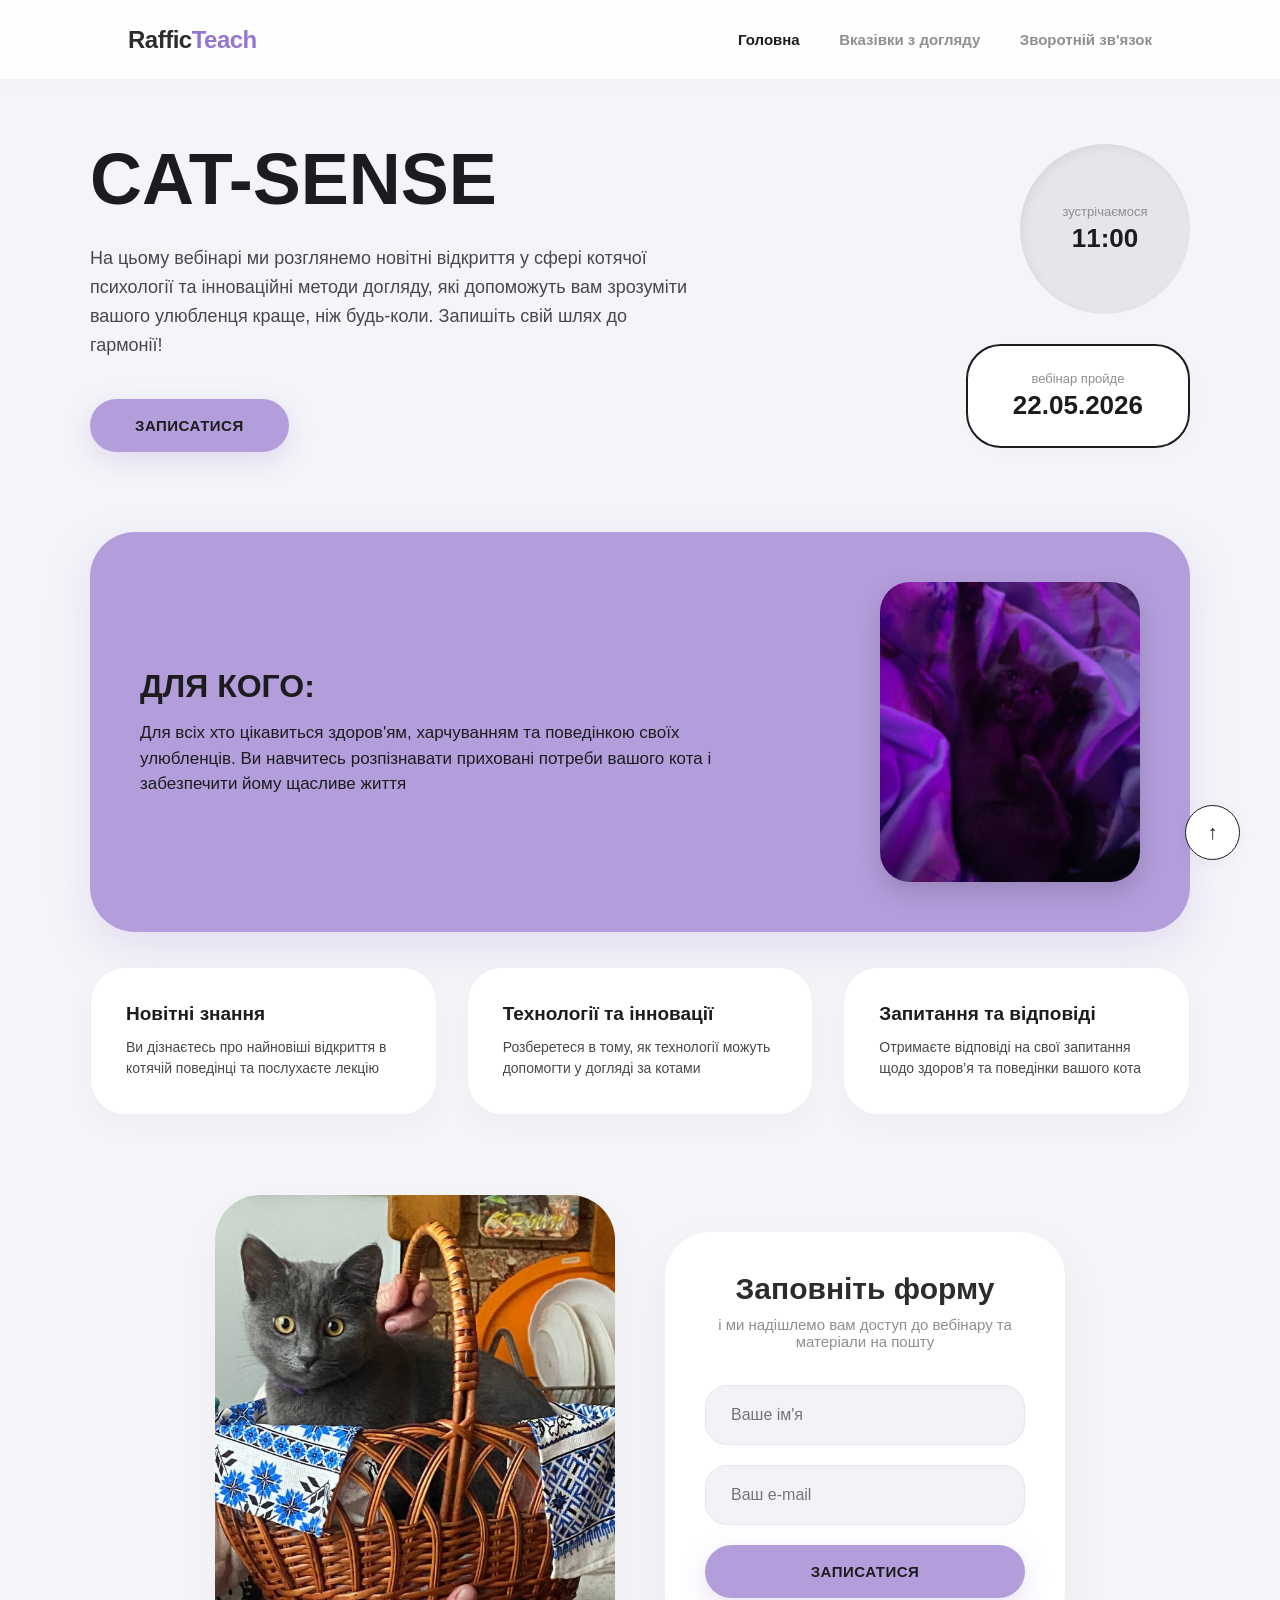
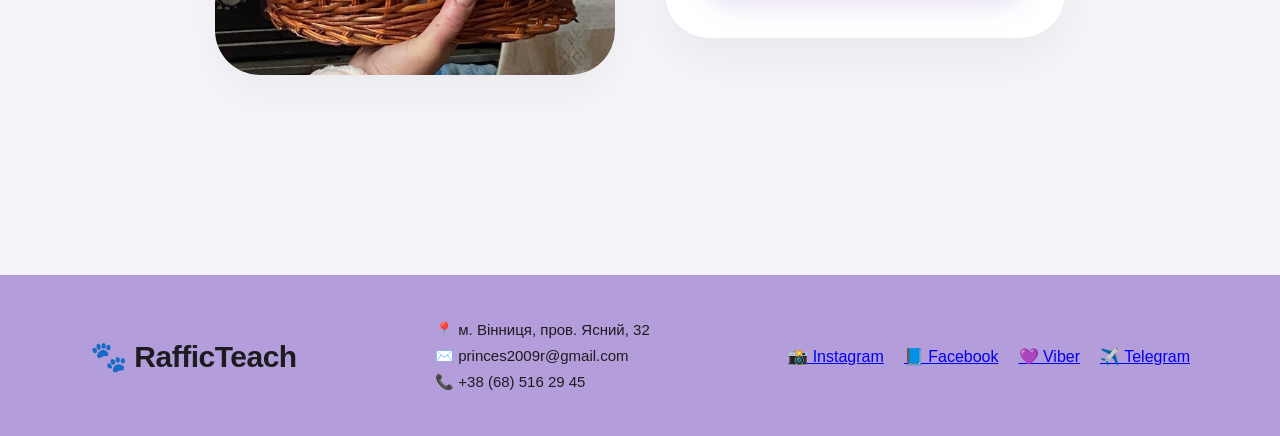
<file: index.html>
<!DOCTYPE html>
<html lang="uk">
<head>
    <meta charset="UTF-8">
    <meta name="viewport" content="width=device-width, initial-scale=1.0">
    <title>RafficTeach — Головна</title>
    <link rel="stylesheet" href="style.css">
</head>
<body>

    <header class="main-header">
        <div class="logo">Raffic<span>Teach</span></div>
        <nav class="navigation">
            <a href="index.html" class="nav-link active">Головна</a>
            <a href="care.html" class="nav-link">Вказівки з догляду</a>
            <a href="feedback.html" class="nav-link">Зворотній зв'язок</a>
        </nav>
    </header>

    <main class="site-container">
        
        <section class="hero-layout">
            <div class="hero-left-content">
                <h1>CAT-SENSE</h1>
                <p>На цьому вебінарі ми розглянемо новітні відкриття у сфері котячої психології та інноваційні методи догляду, які допоможуть вам зрозуміти вашого улюбленця краще, ніж будь-коли. Запишіть свій шлях до гармонії!</p>
                <a href="#registration-section" class="btn-purple scroll-trigger">ЗАПИСАТИСЯ</a>
            </div>
            
            <div class="hero-right-widgets">
                <div class="widget-time-circle">
                    <span class="widget-sub">зустрічаємося</span>
                    <span class="widget-main">11:00</span>
                </div>
                <div class="widget-date-rect">
                    <span class="widget-sub">вебінар пройде</span>
                    <span class="widget-main">22.05.2026</span>
                </div>
            </div>
        </section>

        <section class="features-info-section">
            <div class="main-feature-card">
                <div class="feature-text">
                    <h3>ДЛЯ КОГО:</h3>
                    <p>Для всіх хто цікавиться здоров'ям, харчуванням та поведінкою своїх улюбленців. Ви навчитесь розпізнавати приховані потреби вашого кота і забезпечити йому щасливе життя</p>
                </div>
                <div class="feature-image-wrapper">
                    <div class="cat-image-mock"></div>
                </div>
            </div>

            <div class="sub-features-grid">
                <div class="sub-card">
                    <h4>Новітні знання</h4>
                    <p>Ви дізнаєтесь про найновіші відкриття в котячій поведінці та послухаєте лекцію</p>
                </div>
                <div class="sub-card">
                    <h4>Технології та інновації</h4>
                    <p>Розберетеся в тому, як технології можуть допомогти у догляді за котами</p>
                </div>
                <div class="sub-card">
                    <h4>Запитання та відповіді</h4>
                    <p>Отримаєте відповіді на свої запитання щодо здоров’я та поведінки вашого кота</p>
                </div>
            </div>
        </section>

        <section id="registration-section" class="registration-form-container">
            <div class="registration-section-wrapper">
    
                <div class="registration-left-image">
                    <img src="cat2.jpg" alt="Котик">
                </div>

                <div class="registration-inner-card">
                    <h2>Заповніть форму</h2>
                    <p class="form-subtext">і ми надішлемо вам доступ до вебінару та матеріали на пошту</p>
        
                    <form class="interactive-form">
                        <div class="input-container">
                            <input type="text" placeholder="Ваше ім'я" required>
                        </div>
                        <div class="input-container">
                            <input type="email" placeholder="Ваш e-mail" required>
                        </div>
                        <button type="submit" class="btn-purple">ЗАПИСАТИСЯ</button>
                    </form>
                </div>
            </div>

        </section>
    </main>

    <footer class="webstudio-footer">
        <div class="footer-content-inside">
            <div class="footer-logo-block">
                <span class="footer-logo">🐾 RafficTeach</span>
            </div>
            <div class="footer-contacts-list">
                <span class="contact-item">📍 м. Вінниця, пров. Ясний, 32</span>
                <a href="mailto:princes2009r@gmail.com" class="contact-item">✉️ princes2009r@gmail.com</a>
                <a href="tel:+380685162945" class="contact-item">📞 +38 (68) 516 29 45</a>
            </div>
            <div class="footer-social-icons">
                <a href="#" class="social-link" title="Instagram">📸 Instagram</a>
                <a href="#" class="social-link" title="Facebook">📘 Facebook</a>
                <a href="#" class="social-link" title="Viber">💜 Viber</a>
                <a href="#" class="social-link" title="Telegram">✈️ Telegram</a>
            </div>
        </div>
    </footer>

    <a href="#" class="fixed-arrow-up" id="arrowUp">↑</a>

    <script>
        document.getElementById('webinarForm').addEventListener('submit', function(e) {
            e.preventDefault();
            this.reset();
        });

        document.querySelector('.scroll-trigger').addEventListener('click', function(e) {
            e.preventDefault();
            document.getElementById('registration-section').scrollIntoView({ behavior: 'smooth' });
        });

        document.getElementById('arrowUp').addEventListener('click', function(e) {
            e.preventDefault();
            window.scrollTo({ top: 0, behavior: 'smooth' });
        });
    </script>
</body>
</html>
</file>
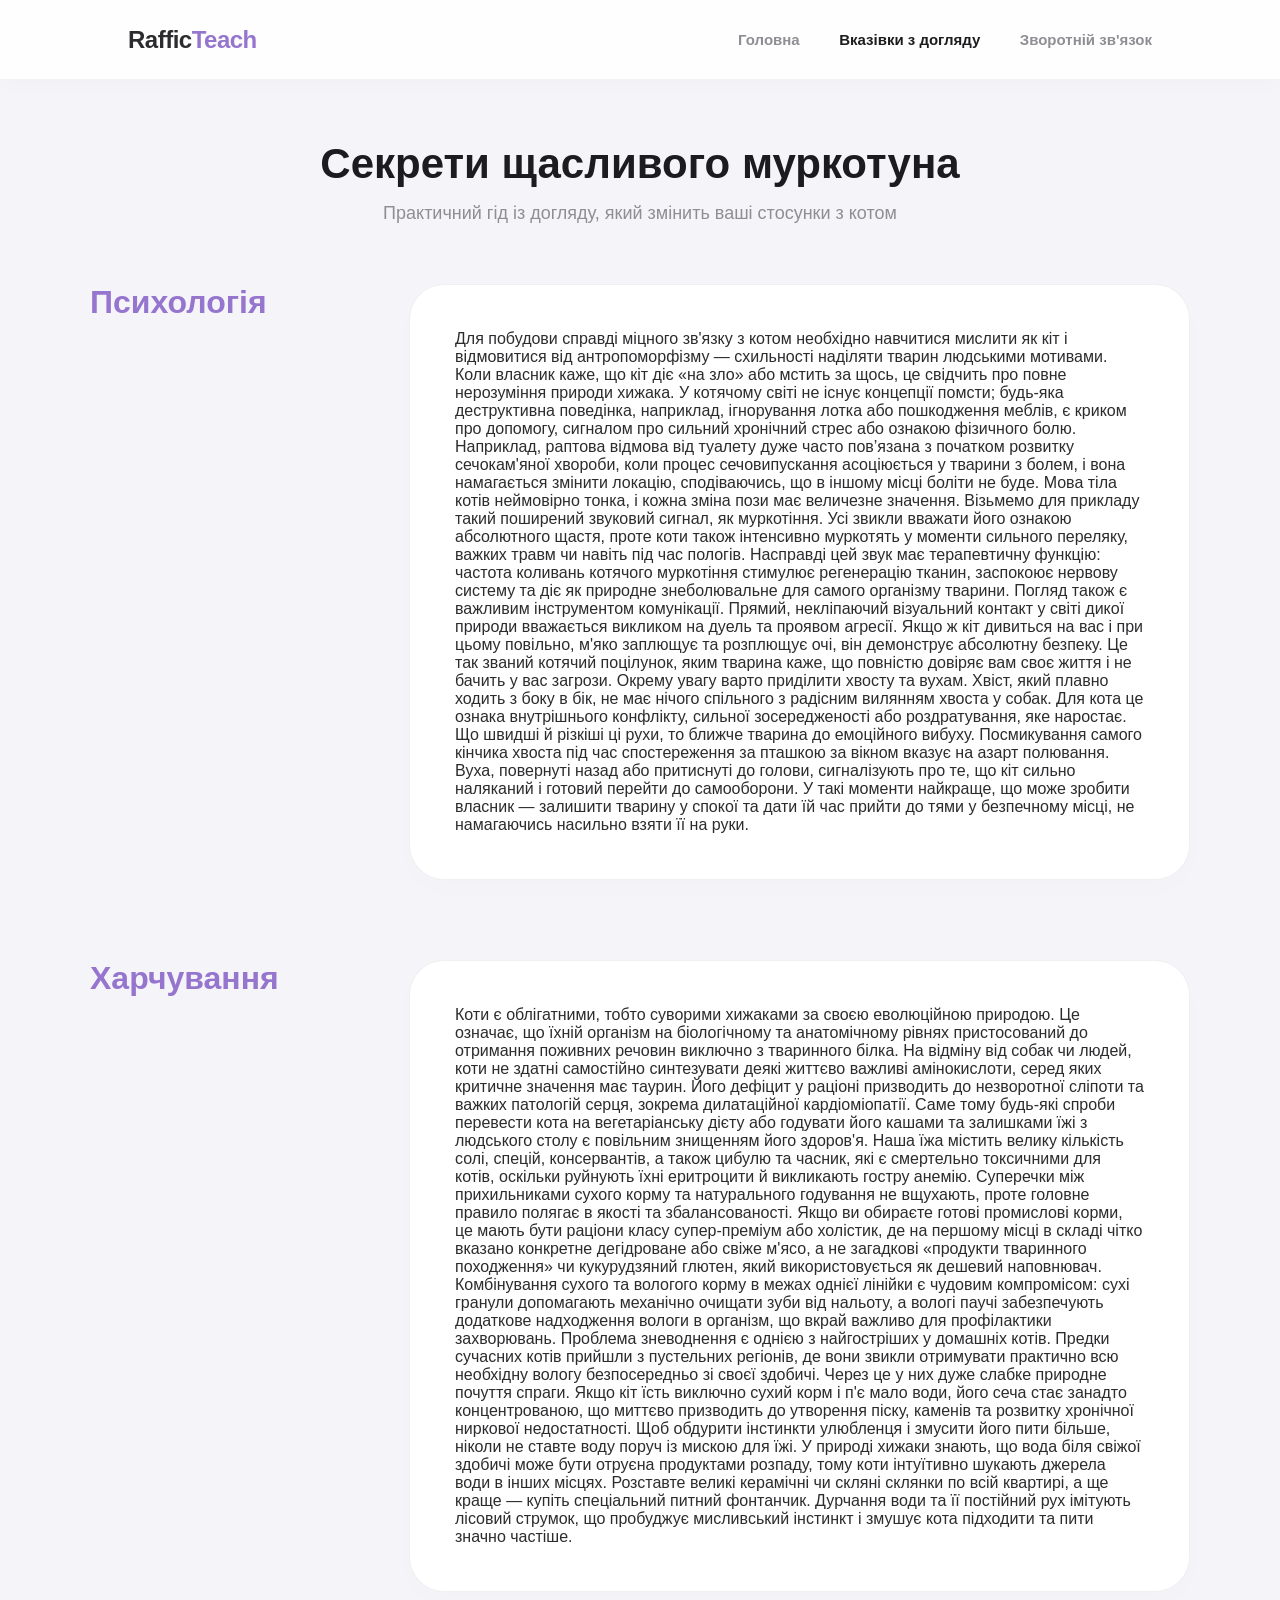
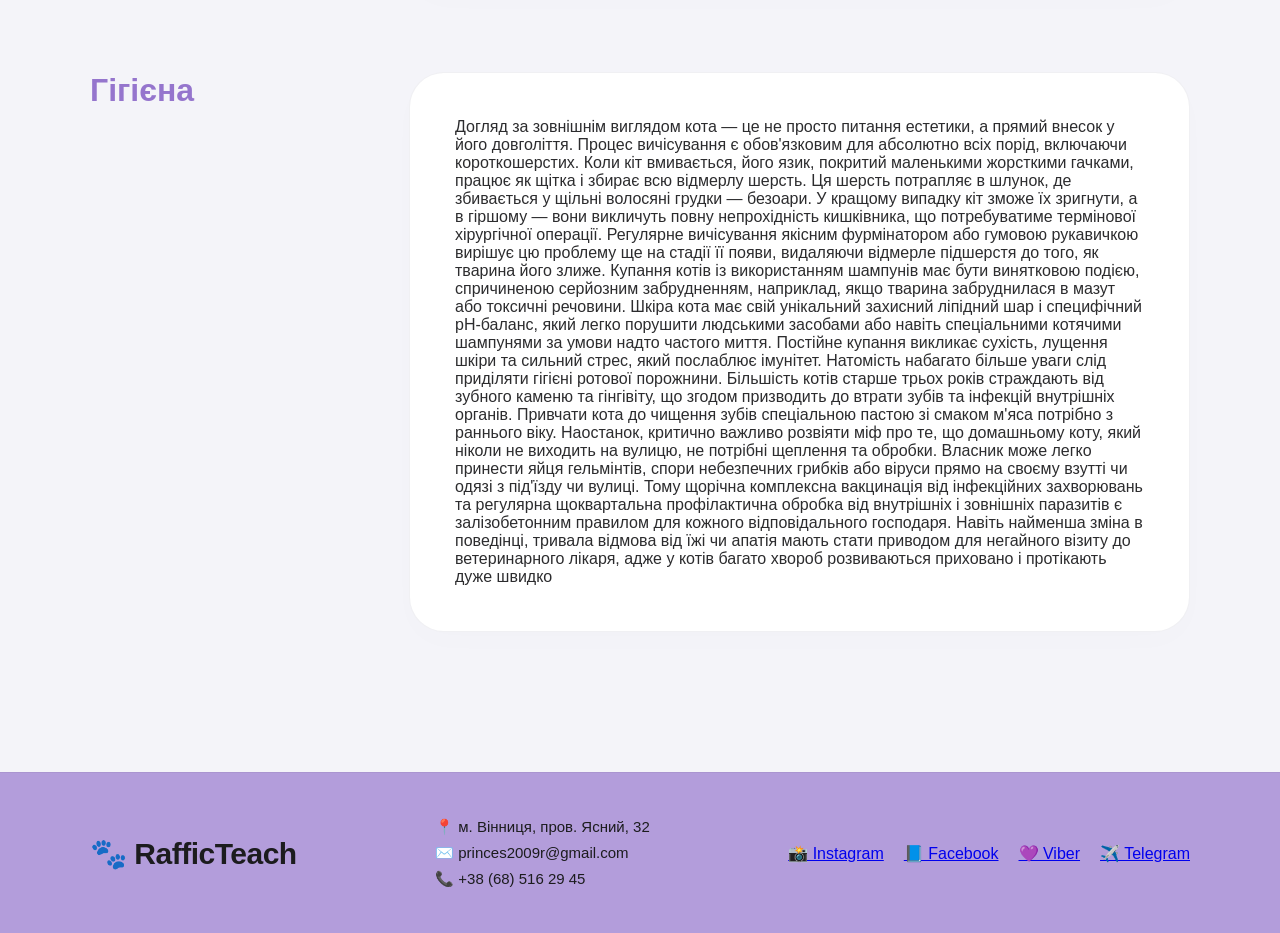
<file: care.html>
<!DOCTYPE html>
<html lang="uk">
<head>
    <meta charset="UTF-8">
    <meta name="viewport" content="width=device-width, initial-scale=1.0">
    <title>RafficTeach — Вказівки з догляду</title>
    <link rel="stylesheet" href="style.css">
</head>
<body id="top">

    <header class="main-header">
        <div class="logo">Raffic<span>Teach</span></div>
        <nav class="navigation">
            <a href="index.html" class="nav-link">Головна</a>
            <a href="care.html" class="nav-link active">Вказівки з догляду</a>
            <a href="feedback.html" class="nav-link">Зворотній зв'язок</a>
        </nav>
    </header>

    <main class="site-container">
        <div class="page-title-block" style="margin-bottom: 60px; text-align: center;">
            <h2 style="font-size: 42px; font-weight: 900; color: #1C1C1E; margin-bottom: 15px;">Секрети щасливого муркотуна</h2>
            <p style="font-size: 18px; color: #8E8E93;">Практичний гід із догляду, який змінить ваші стосунки з котом</p>
        </div>

        <div class="care-sticky-split-layout">
            
            <div class="care-row">
                <div class="side-headline-container">
                    <h3>Психологія</h3>
                </div>
                <div class="main-text-container">
                    <p>
                        Для побудови справді міцного зв'язку з котом необхідно навчитися мислити як кіт і відмовитися від антропоморфізму — схильності наділяти тварин людськими мотивами. Коли власник каже, що кіт діє «на зло» або мстить за щось, це свідчить про повне нерозуміння природи хижака. У котячому світі не існує концепції помсти; будь-яка деструктивна поведінка, наприклад, ігнорування лотка або пошкодження меблів, є криком про допомогу, сигналом про сильний хронічний стрес або ознакою фізичного болю. Наприклад, раптова відмова від туалету дуже часто пов’язана з початком розвитку сечокам'яної хвороби, коли процес сечовипускання асоціюється у тварини з болем, і вона намагається змінити локацію, сподіваючись, що в іншому місці боліти не буде.
                        Мова тіла котів неймовірно тонка, і кожна зміна пози має величезне значення. Візьмемо для прикладу такий поширений звуковий сигнал, як муркотіння. Усі звикли вважати його ознакою абсолютного щастя, проте коти також інтенсивно муркотять у моменти сильного переляку, важких травм чи навіть під час пологів. Насправді цей звук має терапевтичну функцію: частота коливань котячого муркотіння стимулює регенерацію тканин, заспокоює нервову систему та діє як природне знеболювальне для самого організму тварини. Погляд також є важливим інструментом комунікації. Прямий, некліпаючий візуальний контакт у світі дикої природи вважається викликом на дуель та проявом агресії. Якщо ж кіт дивиться на вас і при цьому повільно, м'яко заплющує та розплющує очі, він демонструє абсолютну безпеку. Це так званий котячий поцілунок, яким тварина каже, що повністю довіряє вам своє життя і не бачить у вас загрози.
                        Окрему увагу варто приділити хвосту та вухам. Хвіст, який плавно ходить з боку в бік, не має нічого спільного з радісним вилянням хвоста у собак. Для кота це ознака внутрішнього конфлікту, сильної зосередженості або роздратування, яке наростає. Що швидші й різкіші ці рухи, то ближче тварина до емоційного вибуху. Посмикування самого кінчика хвоста під час спостереження за пташкою за вікном вказує на азарт полювання. Вуха, повернуті назад або притиснуті до голови, сигналізують про те, що кіт сильно наляканий і готовий перейти до самооборони. У такі моменти найкраще, що може зробити власник — залишити тварину у спокої та дати їй час прийти до тями у безпечному місці, не намагаючись насильно взяти її на руки.
                    </p>
                </div>
            </div>

            <div class="care-row">
                <div class="side-headline-container">
                    <h3>Харчування</h3>
                </div>
                <div class="main-text-container">
                    <p>
                        Коти є облігатними, тобто суворими хижаками за своєю еволюційною природою. Це означає, що їхній організм на біологічному та анатомічному рівнях пристосований до отримання поживних речовин виключно з тваринного білка. На відміну від собак чи людей, коти не здатні самостійно синтезувати деякі життєво важливі амінокислоти, серед яких критичне значення має таурин. Його дефіцит у раціоні призводить до незворотної сліпоти та важких патологій серця, зокрема дилатаційної кардіоміопатії. Саме тому будь-які спроби перевести кота на вегетаріанську дієту або годувати його кашами та залишками їжі з людського столу є повільним знищенням його здоров'я. Наша їжа містить велику кількість солі, спецій, консервантів, а також цибулю та часник, які є смертельно токсичними для котів, оскільки руйнують їхні еритроцити й викликають гостру анемію.
                        Суперечки між прихильниками сухого корму та натурального годування не вщухають, проте головне правило полягає в якості та збалансованості. Якщо ви обираєте готові промислові корми, це мають бути раціони класу супер-преміум або холістик, де на першому місці в складі чітко вказано конкретне дегідроване або свіже м'ясо, а не загадкові «продукти тваринного походження» чи кукурудзяний глютен, який використовується як дешевий наповнювач. Комбінування сухого та вологого корму в межах однієї лінійки є чудовим компромісом: сухі гранули допомагають механічно очищати зуби від нальоту, а вологі паучі забезпечують додаткове надходження вологи в організм, що вкрай важливо для профілактики захворювань.
                        Проблема зневоднення є однією з найгостріших у домашніх котів. Предки сучасних котів прийшли з пустельних регіонів, де вони звикли отримувати практично всю необхідну вологу безпосередньо зі своєї здобичі. Через це у них дуже слабке природне почуття спраги. Якщо кіт їсть виключно сухий корм і п'є мало води, його сеча стає занадто концентрованою, що миттєво призводить до утворення піску, каменів та розвитку хронічної ниркової недостатності. Щоб обдурити інстинкти улюбленця і змусити його пити більше, ніколи не ставте воду поруч із мискою для їжі. У природі хижаки знають, що вода біля свіжої здобичі може бути отруєна продуктами розпаду, тому коти інтуїтивно шукають джерела води в інших місцях. Розставте великі керамічні чи скляні склянки по всій квартирі, а ще краще — купіть спеціальний питний фонтанчик. Дурчання води та її постійний рух імітують лісовий струмок, що пробуджує мисливський інстинкт і змушує кота підходити та пити значно частіше.
                    </p>
                </div>
            </div>

            <div class="care-row">
                <div class="side-headline-container">
                    <h3>Гігієна</h3>
                </div>
                <div class="main-text-container">
                    <p>
                        Догляд за зовнішнім виглядом кота — це не просто питання естетики, а прямий внесок у його довголіття. Процес вичісування є обов'язковим для абсолютно всіх порід, включаючи короткошерстих. Коли кіт вмивається, його язик, покритий маленькими жорсткими гачками, працює як щітка і збирає всю відмерлу шерсть. Ця шерсть потрапляє в шлунок, де збивається у щільні волосяні грудки — безоари. У кращому випадку кіт зможе їх зригнути, а в гіршому — вони викличуть повну непрохідність кишківника, що потребуватиме термінової хірургічної операції. Регулярне вичісування якісним фурмінатором або гумовою рукавичкою вирішує цю проблему ще на стадії її появи, видаляючи відмерле підшерстя до того, як тварина його злиже.
                        Купання котів із використанням шампунів має бути винятковою подією, спричиненою серйозним забрудненням, наприклад, якщо тварина забруднилася в мазут або токсичні речовини. Шкіра кота має свій унікальний захисний ліпідний шар і специфічний рH-баланс, який легко порушити людськими засобами або навіть спеціальними котячими шампунями за умови надто частого миття. Постійне купання викликає сухість, лущення шкіри та сильний стрес, який послаблює імунітет. Натомість набагато більше уваги слід приділяти гігієні ротової порожнини. Більшість котів старше трьох років страждають від зубного каменю та гінгівіту, що згодом призводить до втрати зубів та інфекцій внутрішніх органів. Привчати кота до чищення зубів спеціальною пастою зі смаком м'яса потрібно з раннього віку.
                        Наостанок, критично важливо розвіяти міф про те, що домашньому коту, який ніколи не виходить на вулицю, не потрібні щеплення та обробки. Власник може легко принести яйця гельмінтів, спори небезпечних грибків або віруси прямо на своєму взутті чи одязі з під'їзду чи вулиці. Тому щорічна комплексна вакцинація від інфекційних захворювань та регулярна щоквартальна профілактична обробка від внутрішніх і зовнішніх паразитів є залізобетонним правилом для кожного відповідального господаря. Навіть найменша зміна в поведінці, тривала відмова від їжі чи апатія мають стати приводом для негайного візиту до ветеринарного лікаря, адже у котів багато хвороб розвиваються приховано і протікають дуже швидко
                    </p>
                </div>
            </div>

        </div>
    </main>

    <footer class="webstudio-footer">
        <div class="footer-content-inside">
            <div class="footer-logo-block">
                <span class="footer-logo">🐾 RafficTeach</span>
            </div>
            <div class="footer-contacts-list">
                <span class="contact-item">📍 м. Вінниця, пров. Ясний, 32</span>
                <a href="mailto:princes2009r@gmail.com" class="contact-item">✉️ princes2009r@gmail.com</a>
                <a href="tel:+380685162945" class="contact-item">📞 +38 (68) 516 29 45</a>
            </div>
            <div class="footer-social-icons">
                <a href="#" class="social-link" title="Instagram">📸 Instagram</a>
                <a href="#" class="social-link" title="Facebook">📘 Facebook</a>
                <a href="#" class="social-link" title="Viber">💜 Viber</a>
                <a href="#" class="social-link" title="Telegram">✈️ Telegram</a>
            </div>
        </div>
    </footer>
    
</body>
</html>
</file>
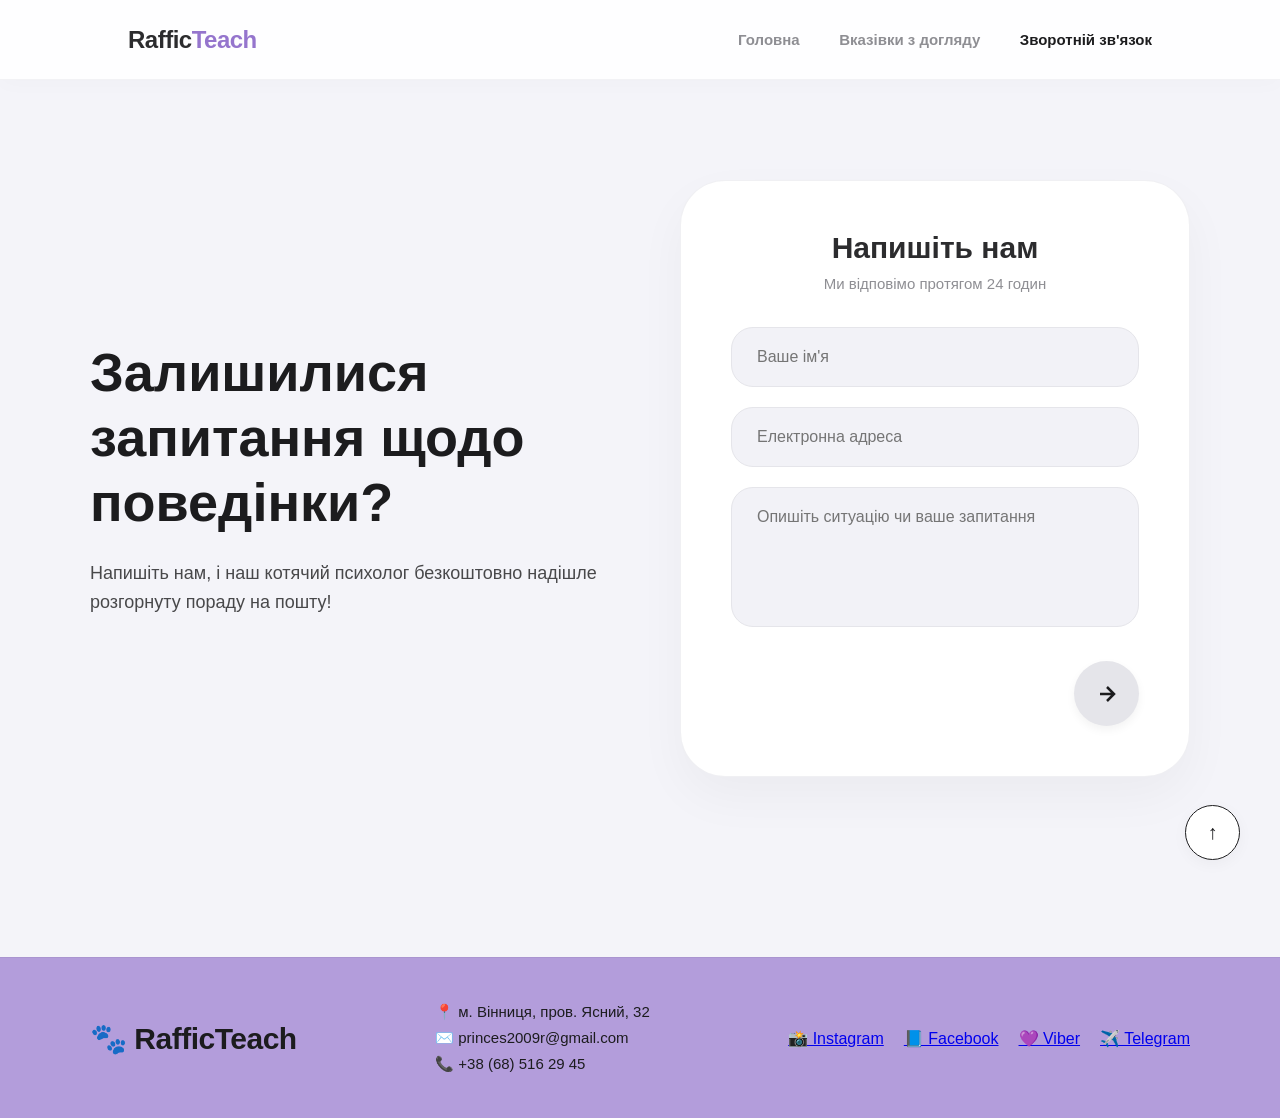
<file: feedback.html>
<!DOCTYPE html>
<html lang="uk">
<head>
    <meta charset="UTF-8">
    <meta name="viewport" content="width=device-width, initial-scale=1.0">
    <title>RafficTeach — Зворотній зв'язок</title>
    <link rel="stylesheet" href="style.css">
</head>
<body id="top">

    <header class="main-header">
        <div class="logo">Raffic<span>Teach</span></div>
        <nav class="navigation">
            <a href="index.html" class="nav-link">Головна</a>
            <a href="care.html" class="nav-link">Вказівки з догляду</a>
            <a href="feedback.html" class="nav-link active">Зворотній зв'язок</a>
        </nav>
    </header>

    <main class="site-container">
        <section class="feedback-split-layout">
            
            <div class="feedback-left-info">
                <h2>Залишилися запитання щодо поведінки?</h2>
                <p>Напишіть нам, і наш котячий психолог безкоштовно надішле розгорнуту пораду на пошту!</p>
            </div>

            <div class="feedback-right-card">
                <h2>Напишіть нам</h2>
                <p class="form-subtext" style="font-size: 15px; color: #8E8E93; text-align: center; margin-bottom: 35px;">Ми відповімо протягом 24 годин</p>
                
                <form id="feedbackForm" class="interactive-form">
                    <div class="input-container">
                        <input type="text" placeholder="Ваше ім'я" required>
                    </div>
                    <div class="input-container">
                        <input type="email" placeholder="Електронна адреса" required>
                    </div>
                    <div class="input-container">
                        <textarea placeholder="Опишіть ситуацію чи ваше запитання" required></textarea>
                    </div>
                    
                    <button type="submit" class="btn-gray-circle-submit">
                        <svg width="24" height="24" viewBox="0 0 24 24" fill="none" stroke="currentColor" stroke-width="2.5">
                            <path d="M5 12h14M12 5l7 7-7 7"/>
                        </svg>
                    </button>
                </form>
            </div>

        </section>
    </main>

    <footer class="webstudio-footer">
        <div class="footer-content-inside">
            <div class="footer-logo-block">
                <span class="footer-logo">🐾 RafficTeach</span>
            </div>
            <div class="footer-contacts-list">
                <span class="contact-item">📍 м. Вінниця, пров. Ясний, 32</span>
                <a href="mailto:princes2009r@gmail.com" class="contact-item">✉️ princes2009r@gmail.com</a>
                <a href="tel:+380685162945" class="contact-item">📞 +38 (68) 516 29 45</a>
            </div>
            <div class="footer-social-icons">
                <a href="#" class="social-link" title="Instagram">📸 Instagram</a>
                <a href="#" class="social-link" title="Facebook">📘 Facebook</a>
                <a href="#" class="social-link" title="Viber">💜 Viber</a>
                <a href="#" class="social-link" title="Telegram">✈️ Telegram</a>
            </div>
        </div>
    </footer>

    <a href="#top" class="fixed-arrow-up" id="arrowUp">↑</a>

    <script>
        document.getElementById('feedbackForm').addEventListener('submit', function(e) {
            e.preventDefault();
            this.reset();
            alert('Дякуємо! Ваше запитання успішно надіслано котячому психологу.');
        });

        document.getElementById('arrowUp').addEventListener('click', function(e) {
            e.preventDefault();
            window.scrollTo({ top: 0, behavior: 'smooth' });
        });
    </script>
</body>
</html>
</file>
<file: style.css>
/* ПЕРЕЗАВАНТАЖЕННЯ СТИЛІВ ТА ЕСТЕТИКА НЕОМОРФІЗМУ */
* {
    box-sizing: border-box;
    margin: 0;
    padding: 0;
    font-family: -apple-system, BlinkMacSystemFont, "Segoe UI", Roboto, Helvetica, sans-serif;
}

html {
    scroll-behavior: smooth;
}

body {
    background-color: #F4F4F9;
    color: #2C2C2E;
    padding-top: 80px; /* Відступ під фіксований хедер */
}

/* ЗАФІКСОВАНИЙ ХЕДЕР */
.main-header {
    position: fixed;
    top: 0;
    left: 0;
    width: 100%;
    height: 80px;
    background: rgba(255, 255, 255, 0.9);
    backdrop-filter: blur(12px);
    display: flex;
    justify-content: space-between;
    align-items: center;
    padding: 0 10%;
    box-shadow: 0 4px 20px rgba(0, 0, 0, 0.02);
    z-index: 2000;
    border-bottom: 1px solid rgba(230, 230, 235, 0.5);
}

.logo {
    font-size: 24px;
    font-weight: 800;
    letter-spacing: -0.5px;
}

.logo span {
    color: #9575CD;
}

.navigation .nav-link {
    text-decoration: none;
    color: #8E8E93;
    font-weight: 600;
    font-size: 15px;
    margin-left: 35px;
    transition: color 0.2s;
}

.navigation .nav-link:hover, 
.navigation .nav-link.active {
    color: #1C1C1E;
}

/* КОНТЕЙНЕР ЦЕНТРУВАННЯ ФРЕЙМІВ */
.site-container {
    max-width: 1140px;
    margin: 0 auto;
    padding: 60px 20px;
}

/* ФІРМОВА КНОПКА (ЕФЕКТ НАВЕДЕННЯ: ТЕМНІШЕ) */
.btn-purple {
    display: inline-block;
    background-color: #B39DDB;
    color: #1C1C1E;
    border: none;
    padding: 18px 45px;
    border-radius: 30px;
    font-size: 15px;
    font-weight: 700;
    text-transform: uppercase;
    letter-spacing: 0.5px;
    text-decoration: none;
    cursor: pointer;
    text-align: center;
    transition: background-color 0.25s ease, transform 0.1s ease;
    box-shadow: 0 8px 25px rgba(179, 157, 219, 0.3);
}

.btn-purple:hover {
    background-color: #9575CD; /* Ефект затемнення */
}

.btn-purple:active {
    transform: scale(0.98);
}

/* ГЕОМЕТРІЯ HERO БЛОКУ */
.hero-layout {
    display: flex;
    justify-content: space-between;
    align-items: center;
    gap: 60px;
    margin-bottom: 80px;
}

.hero-left-content {
    max-width: 600px;
}

.hero-left-content h1 {
    font-size: 72px;
    font-weight: 900;
    line-height: 1.1;
    margin-bottom: 25px;
    color: #1C1C1E;
}

.hero-left-content p {
    font-size: 18px;
    line-height: 1.6;
    color: #48484A;
    margin-bottom: 40px;
}

.hero-right-widgets {
    display: flex;
    flex-direction: column;
    align-items: flex-end;
    gap: 30px;
}

.widget-time-circle {
    background: #E5E5EA;
    border-radius: 50%;
    width: 170px;
    height: 170px;
    display: flex;
    flex-direction: column;
    justify-content: center;
    align-items: center;
    box-shadow: inset 4px 4px 10px rgba(0,0,0,0.05);
}

.widget-date-rect {
    background: #FFFFFF;
    border: 2px solid #1C1C1E;
    padding: 25px 45px;
    border-radius: 35px; /* Плавний неоморфний радіус */
    text-align: center;
    box-shadow: 5px 5px 15px rgba(0,0,0,0.02);
}

.widget-sub {
    font-size: 13px;
    color: #8E8E93;
    display: block;
    margin-bottom: 4px;
}

.widget-main {
    font-size: 26px;
    font-weight: 800;
    color: #1C1C1E;
}

/* СЕКЦІЯ СТИЛЬОВИХ КАРТОК З МАКЕТУ */
.features-info-section {
    margin-bottom: 80px;
}

.main-feature-card {
    background-color: #B39DDB;
    border-radius: 45px;
    padding: 50px;
    display: flex;
    justify-content: space-between;
    align-items: center;
    box-shadow: 0 15px 40px rgba(179, 157, 219, 0.25);
    margin-bottom: 35px;
}

.feature-text {
    width: 60%;
}

.feature-text h3 {
    font-size: 32px;
    font-weight: 800;
    color: #1C1C1E;
    margin-bottom: 15px;
}

.feature-text p {
    font-size: 17px;
    line-height: 1.5;
    color: #1C1C1E;
}

.feature-image-wrapper {
    width: 35%;
    display: flex;
    justify-content: flex-end;
}

.cat-image-mock {
    width: 260px;
    height: 300px;
    border-radius: 30px;
    background-image: url('cat.jpg');
    background-size: cover;
    background-position: center;
    box-shadow: 0 10px 25px rgba(0,0,0,0.15);
}

.cat-image-mock2 {
    width: 260px;
    height: 300px;
    border-radius: 30px;
    background-image: url('cat2.jpg');
    background-size: cover;
    background-position: center;
    box-shadow: 0 10px 25px rgba(0,0,0,0.15);
}

/* СІТКА ДРІБНИХ КАРТОК */
.sub-features-grid {
    display: grid;
    grid-template-columns: repeat(3, 1fr);
    gap: 30px;
}

.sub-card {
    background: #FFFFFF;
    padding: 35px;
    border-radius: 35px;
    box-shadow: 0 10px 30px rgba(0, 0, 0, 0.03);
    border: 1px solid rgba(230,230,235,0.6);
}

.sub-card h4 {
    font-size: 19px;
    font-weight: 800;
    color: #1C1C1E;
    margin-bottom: 12px;
}

.sub-card p {
    font-size: 14px;
    line-height: 1.5;
    color: #48484A;
}

.registration-section-wrapper {
    display: flex;
    flex-direction: row;      /* Вишиковує елементи в один ряд */
    align-items: center;       /* Вирівнює фото і форму рівненько по центру по вертикалі */
    justify-content: center;   /* Центрує весь цей блок на сторінці */
    gap: 50px;                 /* Красивий відступ між фотографією та формою */
    width: 100%;
    max-width: 1000px;         /* Обмежуємо загальну ширину, щоб блоки не роз'їжджалися занадто далеко */
    margin: 60px auto;         /* Центрування на сторінці та відступи зверху/знизу */
}

/* Стилі для лівого блоку з фотографією */
.registration-left-image {
    flex: 1;                   /* Дає блоку можливість гнучко підлаштовуватися */
    max-width: 400px;          /* Задаємо таку ж ширину, як у білої картки форми */
    display: flex;
    justify-content: center;
}

/* Налаштування самого зображення кота */
.registration-left-image img {
    width: 100%;
    height: 480px;             /* Фіксована висота, щоб фото гарно пасувало до висоти форми */
    object-fit: cover;         /* Рятує котика від деформації та стискання */
    border-radius: 45px;       /* Робимо точно такі ж красиві круглі кути, як у форми */
    box-shadow: 0 20px 40px rgba(0, 0, 0, 0.04); /* Легка елегантна тінь */
}

/* Ваша біла картка (коригування, щоб вона була ідеально симетричною до фото) */
.registration-inner-card {
    flex: 1;
    max-width: 400px;          /* Однаковая ширина з фото для гармонії */
    background: #FFFFFF;
    border-radius: 45px;       /* Круглі кути як на макеті */
    padding: 40px;
    box-shadow: 0 20px 50px rgba(0, 0, 0, 0.05); /* М'яка об'ємна тінь */
    text-align: center;
}

.registration-inner-card h2 {
    font-size: 30px;
    font-weight: 800;
    text-align: center;
    margin-bottom: 10px;
}

.form-subtext {
    font-size: 15px;
    color: #8E8E93;
    text-align: center;
    margin-bottom: 35px;
}

.interactive-form {
    display: flex;
    flex-direction: column;
    gap: 20px;
}

.input-container input {
    width: 100%;
    padding: 20px 25px;
    border: 1px solid #E5E5EA;
    background: #F2F2F7;
    border-radius: 22px;
    font-size: 16px;
    outline: none;
    transition: background-color 0.2s, border-color 0.2s;
}

.input-container input:focus {
    background-color: #FFFFFF;
    border-color: #9575CD;
}

.registration-inner-card .btn-purple {
    width: 100%;
}

/* ФІКСОВАНА СТРІЛКА (ДЛЯ ВСІХ СТОРІНОК) */
.fixed-arrow-up {
    position: fixed;
    bottom: 40px;
    right: 40px;
    width: 55px;
    height: 55px;
    background: #FFFFFF;
    color: #1C1C1E;
    border: 1px solid #1C1C1E;
    border-radius: 50%;
    display: flex;
    justify-content: center;
    align-items: center;
    text-decoration: none;
    font-weight: bold;
    font-size: 20px;
    z-index: 1500;
    box-shadow: 0 4px 15px rgba(0,0,0,0.04);
    transition: background-color 0.2s, color 0.2s;
}

.fixed-arrow-up:hover {
    background-color: #1C1C1E;
    color: #FFFFFF;
}

/* ОНОВЛЕНІ СТИЛІ ДЛЯ СТОРІНКИ 2 (CARE) З ABSOLUTE ПОЗИЦІОНУВАННЯМ */
.care-sticky-split-layout { 
    display: flex; 
    flex-direction: column; 
    gap: 80px; 
}

.care-row { 
    position: relative; 
    display: flex; 
    justify-content: flex-end; /* Зміщує текстовий блок вправо, звільняючи лівий край */
    width: 100%;
    align-items: flex-start;
}

.side-headline-container { 
    position: absolute; 
    left: 0; 
    top: 0; 
    width: 25%; 
}

.side-headline-container h3 { 
    color: #9575CD; 
    font-size: 32px; 
    font-weight: 800; 
}

.main-text-container { 
    width: 71%; /* Залишає ідеальний простір з урахуванням ширини заголовка */
    background: #FFFFFF; 
    padding: 45px; 
    border-radius: 35px; 
    box-shadow: 0 10px 30px rgba(0,0,0,0.01); 
    border: 1px solid rgba(230,230,235,0.6);
}

/* ==========================================================================
   НОВИЙ СТИЛЬНИЙ ФУТЕР (РАЗОМ ДЛЯ ВСІХ СТОРІНОК ЗГІДНО З ФОТО image_fd3ec8.png)
   ========================================================================== */
.webstudio-footer {
    background-color: #B39DDB; /* Пурпурний фон точнісінько як на макеті */
    color: #1C1C1E;
    padding: 45px 0;
    width: 100%;
    margin-top: 80px;
    border-top: 1px solid rgba(0,0,0,0.05);
}

.footer-content-inside {
    max-width: 1140px;
    margin: 0 auto;
    padding: 0 20px;
    display: flex;
    justify-content: space-between;
    align-items: center;
}

.footer-logo-block {
    display: flex;
    align-items: center;
    gap: 10px;
}

.footer-logo-block .footer-logo {
    font-size: 30px;
    font-weight: 700;
    color: #1C1C1E;
    text-decoration: none;
    letter-spacing: -0.5px;
}

.footer-contacts-list {
    display: flex;
    flex-direction: column;
    gap: 8px;
}

.contact-item {
    font-size: 15px;
    color: #1C1C1E;
    font-weight: 500;
    display: flex;
    align-items: center;
    gap: 8px;
    text-decoration: none;
}

.footer-social-icons {
    display: flex;
    gap: 20px;
    align-items: center;
}

.social-link {
    display: inline-block;
    transition: transform 0.2s ease;
}

.social-link:hover {
    transform: scale(1.1);
}

/* ==========================================================================
   СТИЛІ ДЛЯ СТОРІНКИ 3 (ЗВОРОТНІЙ ЗВ'ЯЗОК - ПОБУДОВАНО ЗА ЕТАЛОНОМ 1 СТОРІНКИ)
   ========================================================================== */
.feedback-split-layout {
    display: grid;
    grid-template-columns: 1fr 1fr;
    gap: 80px;
    align-items: center;
    padding: 40px 0;
    min-height: calc(100vh - 320px);
}

.feedback-left-info h2 {
    font-size: 54px;
    font-weight: 900;
    line-height: 1.2;
    margin-bottom: 25px;
    color: #1C1C1E;
}

.feedback-left-info p {
    font-size: 18px;
    color: #48484A;
    line-height: 1.6;
}

.feedback-right-card {
    background: #FFFFFF;
    padding: 50px;
    border-radius: 45px;
    box-shadow: 0 20px 50px rgba(0, 0, 0, 0.04);
    border: 1px solid rgba(230, 230, 235, 0.6);
}

.feedback-right-card h2 {
    font-size: 30px;
    font-weight: 800;
    text-align: center;
    margin-bottom: 10px;
}

.input-container textarea {
    width: 100%;
    padding: 20px 25px;
    border: 1px solid #E5E5EA;
    background: #F2F2F7;
    border-radius: 22px;
    font-size: 16px;
    outline: none;
    resize: none;
    height: 140px;
    transition: background-color 0.2s, border-color 0.2s;
}

.input-container textarea:focus {
    background-color: #FFFFFF;
    border-color: #9575CD;
}

/* Елегантна кругла кнопка відправки форми */
.btn-gray-circle-submit {
    background-color: #E5E5EA;
    color: #1C1C1E;
    border: none;
    width: 65px;
    height: 65px;
    border-radius: 50%;
    font-size: 24px;
    cursor: pointer;
    display: flex;
    justify-content: center;
    align-items: center;
    align-self: flex-end;
    margin-top: 10px;
    transition: background-color 0.2s ease, transform 0.1s ease;
    box-shadow: 0 4px 10px rgba(0, 0, 0, 0.05);
}

.btn-gray-circle-submit:hover {
    background-color: #D1D1D6;
}

.btn-gray-circle-submit:active {
    transform: scale(0.95);
}
</file>
